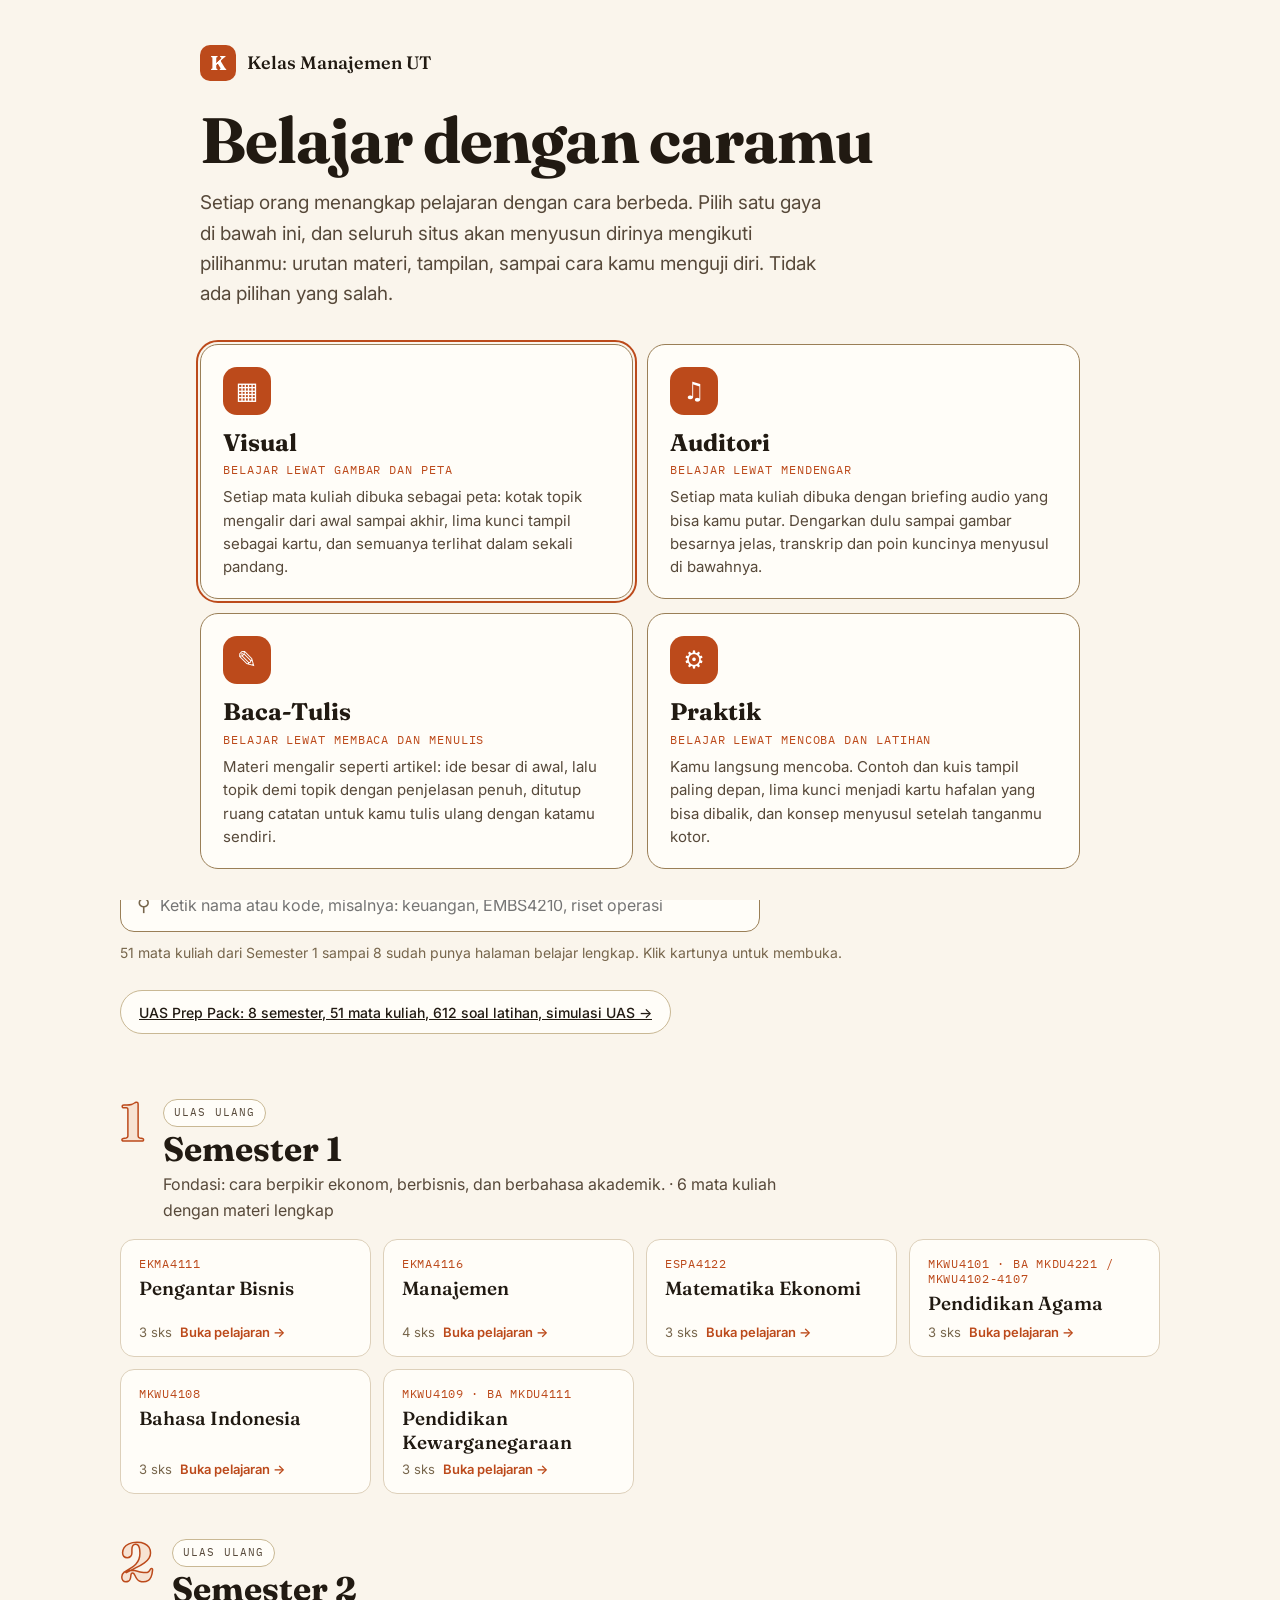
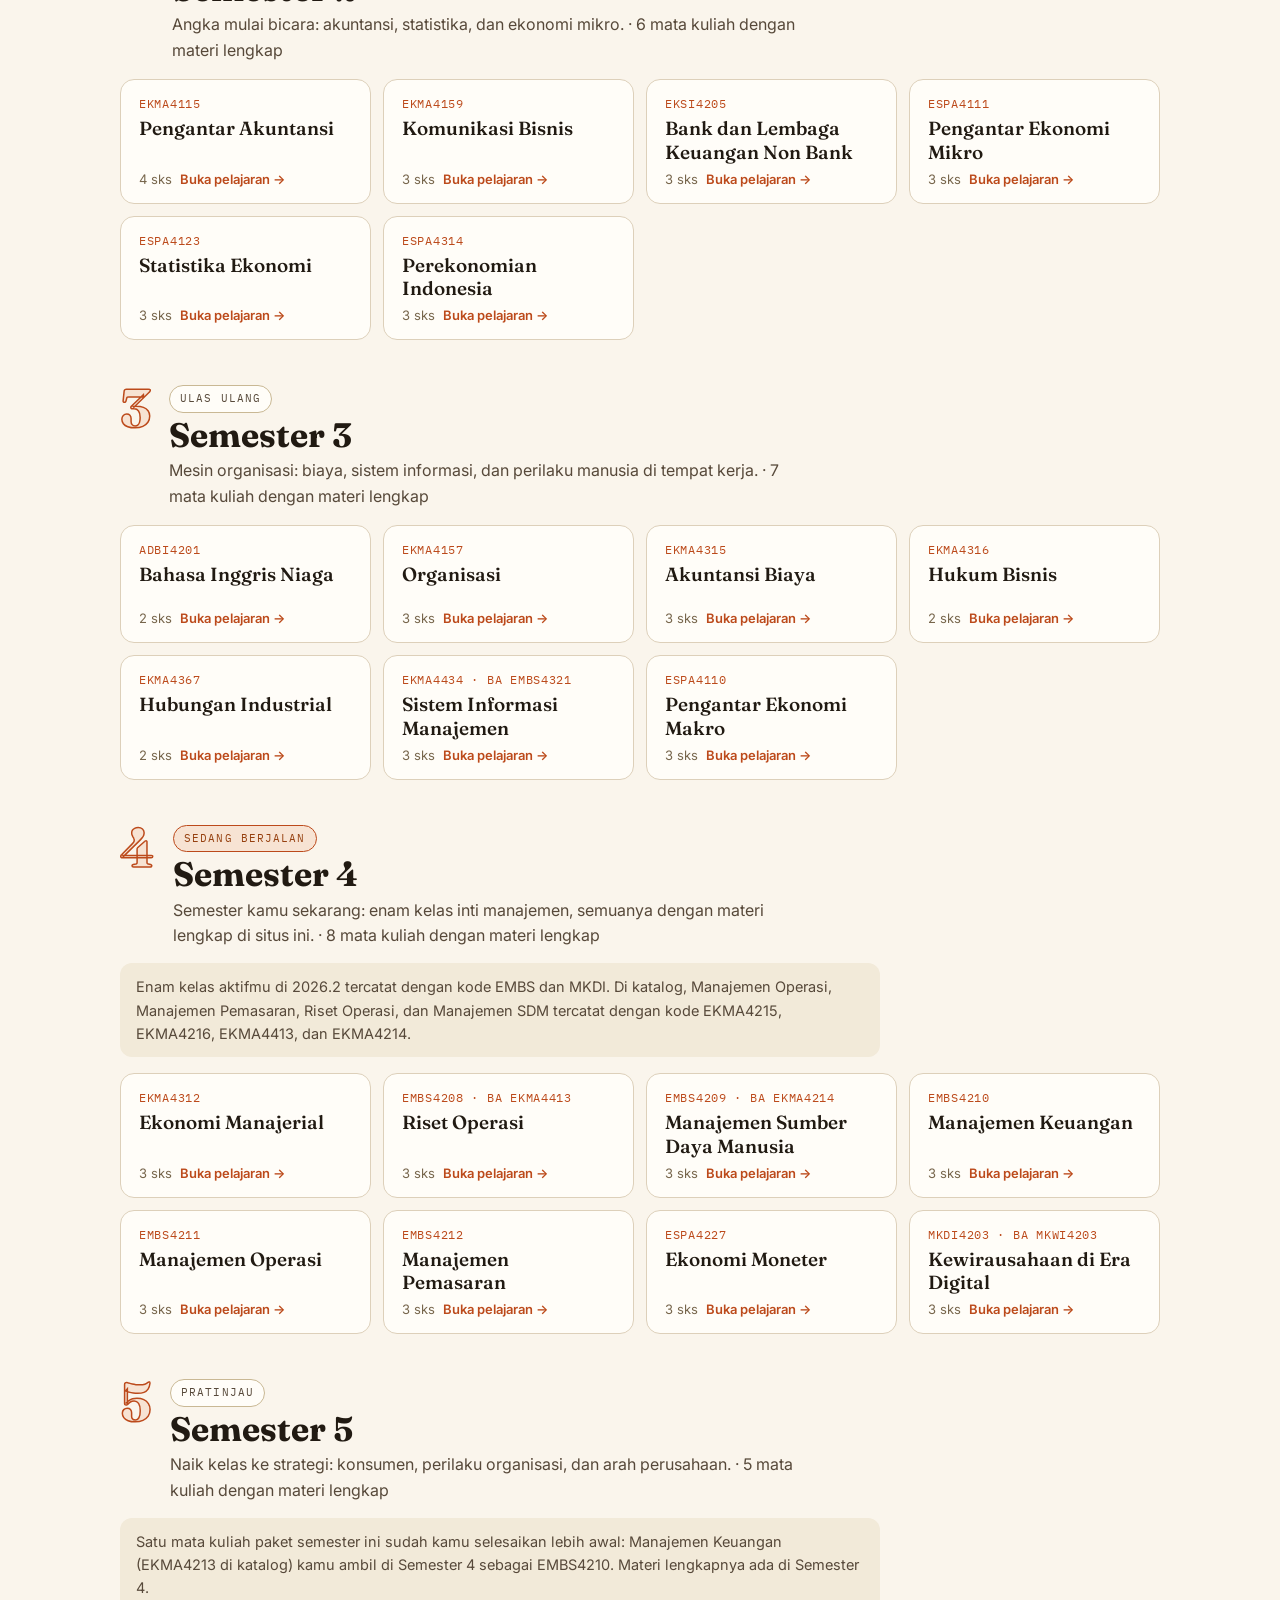
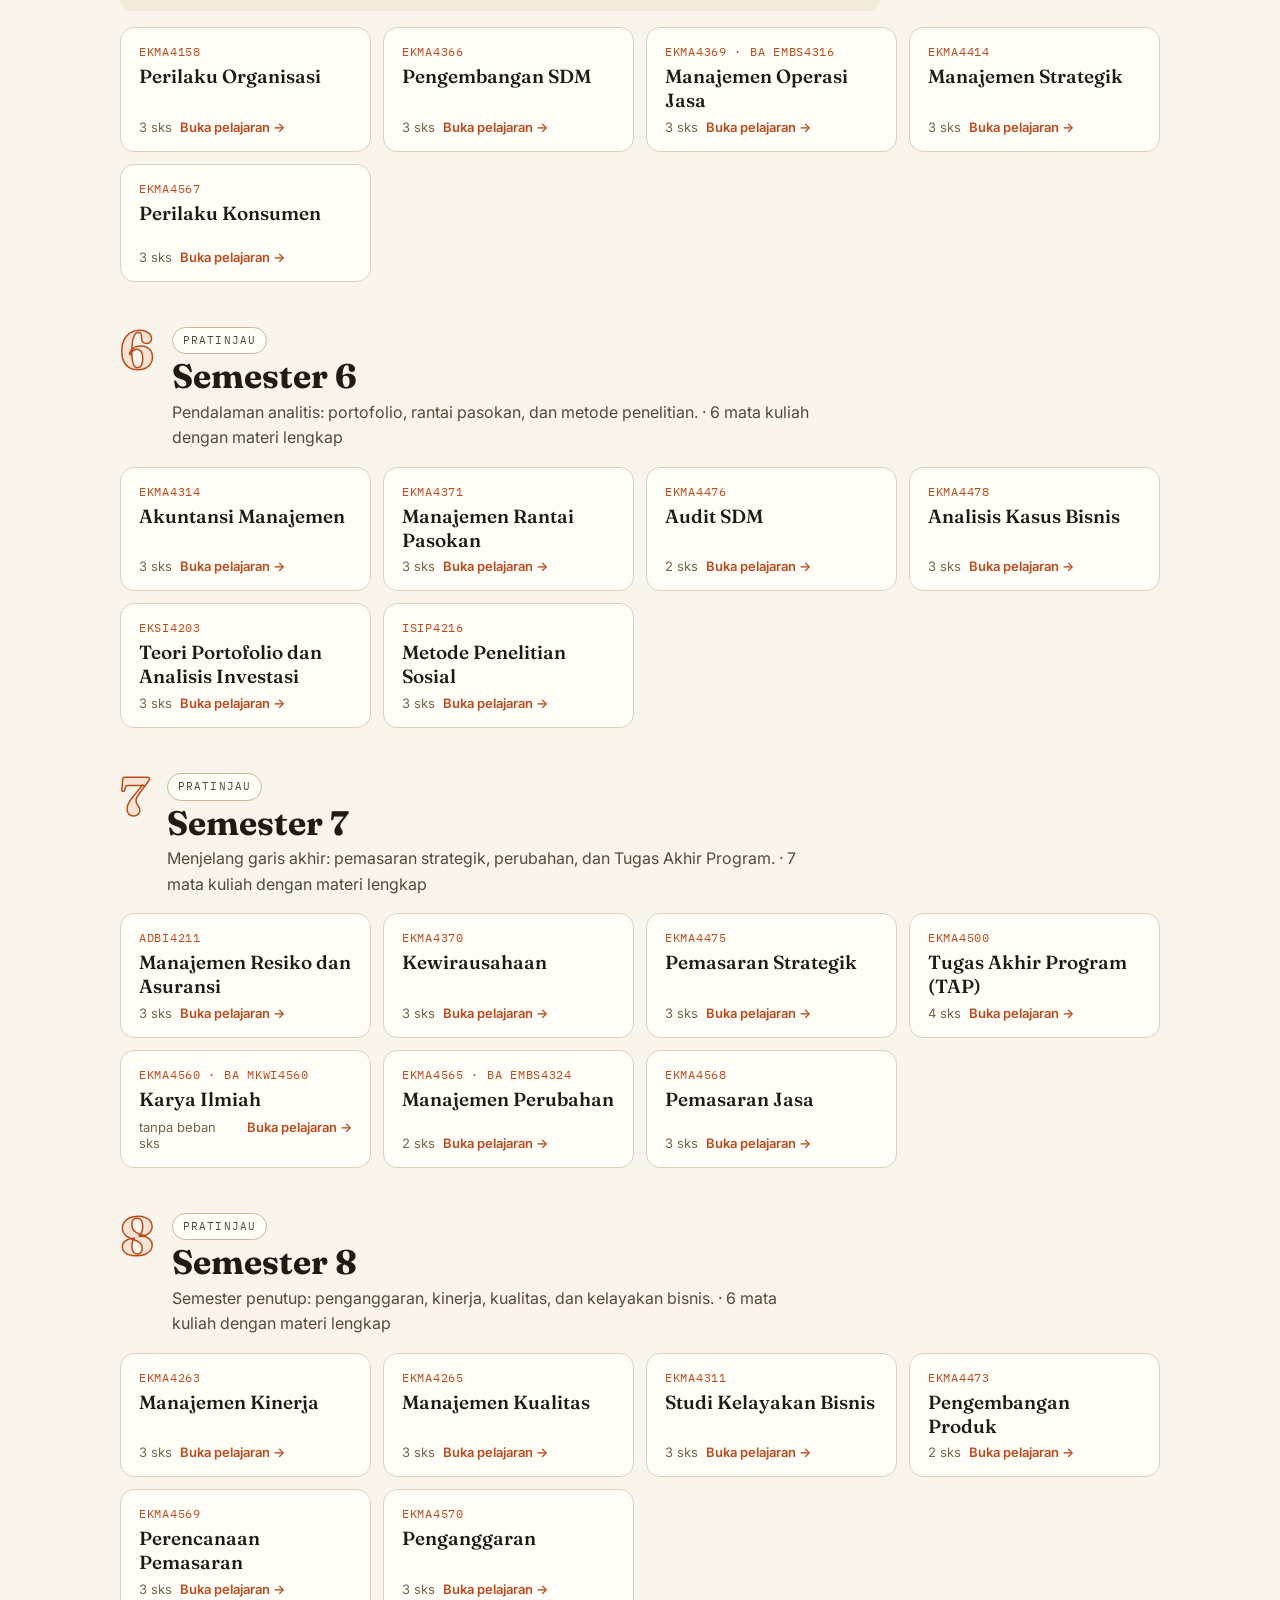
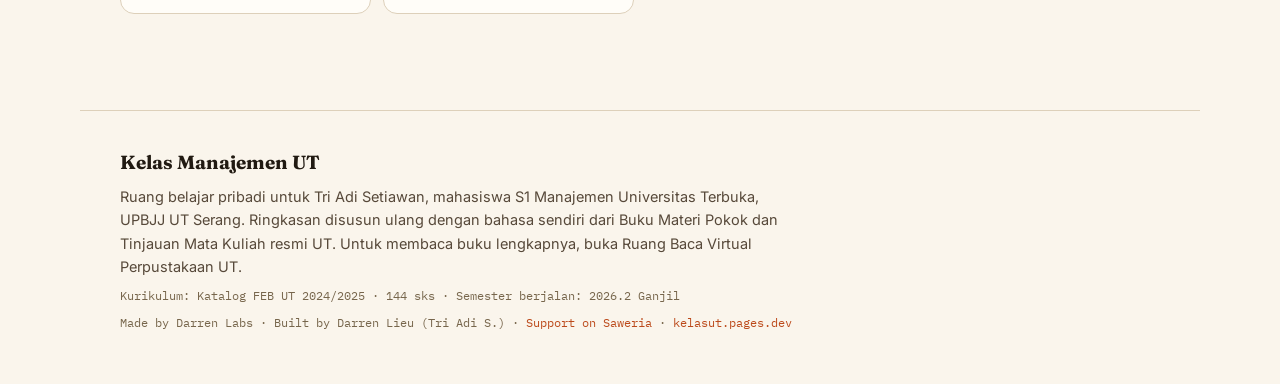
<file: index.html>
<!DOCTYPE html>
<html lang="id" data-theme="light" data-style="">
<head>
<meta charset="UTF-8">
<meta name="viewport" content="width=device-width, initial-scale=1.0, viewport-fit=cover">
<meta name="theme-color" media="(prefers-color-scheme: light)" content="#faf5ec">
<meta name="theme-color" media="(prefers-color-scheme: dark)" content="#16120d">
<title>Kelas Manajemen UT: Belajar Semester 1 sampai 8</title>
<meta name="description" content="Ruang belajar pribadi Tri Adi Setiawan untuk seluruh perjalanan S1 Manajemen Universitas Terbuka. Pilih gaya belajarmu, lalu setiap mata kuliah dari Semester 1 sampai 8 tersusun mengikuti caramu belajar.">
<link rel="preconnect" href="https://fonts.googleapis.com">
<link rel="preconnect" href="https://fonts.gstatic.com" crossorigin>
<link href="https://fonts.googleapis.com/css2?family=Fraunces:opsz,wght@9..144,400;9..144,560;9..144,700&family=Inter:wght@400;500;600;700&family=IBM+Plex+Mono:wght@400;500&display=swap" rel="stylesheet">
<link rel="stylesheet" href="styles.css?v=213">
</head>
<body>

<header class="topbar">
  <a class="brand" href="#/" aria-label="Kelas Manajemen UT, kembali ke peta semester">
    <span class="brand-mark" aria-hidden="true">K</span>
    <span class="brand-name">Kelas Manajemen <em>UT</em></span>
  </a>
  <div class="topbar-actions">
    <span class="topbar-student">Tri Adi Setiawan</span>
    <button id="styleChip" class="style-chip" type="button" aria-haspopup="dialog" aria-label="Ganti gaya belajar">
      <span class="style-chip-dot" aria-hidden="true"></span>
      <span class="style-chip-label">Gaya: pilih dulu</span>
    </button>
    <button id="themeToggle" class="theme-toggle" type="button" aria-label="Ganti mode gelap atau terang">
      <span class="theme-toggle-icon" aria-hidden="true">&#9681;</span>
      <span class="theme-toggle-label">Gelap</span>
    </button>
  </div>
</header>

<main id="app">
  <!-- Beranda / peta semester -->
  <section id="viewMap" class="view">
    <div class="hero">
      <p class="hero-eyebrow reveal" id="modeEyebrow">Universitas Terbuka · Fakultas Ekonomi dan Bisnis · Program Studi Manajemen (S1)</p>
      <h1 class="hero-title reveal">Kelas<br>Manajemen <span class="hero-title-accent">UT</span></h1>
      <p class="hero-tagline reveal">Satu ruang belajar untuk seluruh perjalanan sarjanamu. Ulas ulang semester yang sudah lewat, dalami yang sedang berjalan, dan intip yang akan datang, semuanya dengan bahasamu sendiri.</p>
      <p class="mode-line reveal" id="modeLine"></p>

      <div class="hero-stats reveal" role="list" aria-label="Ringkasan perjalanan studi">
        <div class="stat" role="listitem">
          <span class="stat-value">Semester 4 <span class="stat-of">dari 8</span></span>
          <span class="stat-label">Posisi kamu sekarang</span>
        </div>
        <div class="stat" role="listitem">
          <span class="stat-value">144 <span class="stat-of">sks</span></span>
          <span class="stat-label">Total beban kurikulum</span>
        </div>
        <div class="stat" role="listitem">
          <span class="stat-value"><span id="statSubjects">0</span> <span class="stat-of">mata kuliah</span></span>
          <span class="stat-label">Sudah punya halaman belajar lengkap</span>
        </div>
      </div>

      <div class="hero-progress reveal" aria-label="Kemajuan studi: tiga semester tuntas, semester keempat berjalan">
        <div class="progress-track" id="progressTrack" role="progressbar" aria-valuemin="0" aria-valuemax="100" aria-valuenow="0" aria-label="Kemajuan studi"><div class="progress-fill" id="progressFill"></div></div>
        <div class="progress-marks" aria-hidden="true">
          <span>S1</span><span>S2</span><span>S3</span><span class="mark-now">S4</span><span>S5</span><span>S6</span><span>S7</span><span>S8</span>
        </div>
        <p class="progress-note">Tiga semester sudah kamu lewati. Semester 4 sedang berjalan, dan peta di bawah ini menunjukkan semua yang menunggumu sampai wisuda.</p>
      </div>

      <div class="hero-search reveal">
        <label class="search-label" for="searchInput">Cari mata kuliah</label>
        <div class="search-box">
          <span class="search-icon" aria-hidden="true">&#9906;</span>
          <input id="searchInput" type="search" inputmode="search" autocomplete="off" placeholder="Ketik nama atau kode, misalnya: keuangan, EMBS4210, riset operasi">
        </div>
        <p class="search-hint" id="searchHint" aria-live="polite"></p>
      </div>

      <p class="reveal"><a class="btn-ghost" href="uas/uas.html">UAS Prep Pack: 8 semester, 51 mata kuliah, 612 soal latihan, simulasi UAS &rarr;</a></p>
    </div>

    <p id="mapNotice" class="map-notice" hidden>Mata kuliah itu tidak ditemukan, ini peta lengkapnya.</p>

    <div id="semesterList" class="semester-list"></div>

    <div id="noResult" class="no-result" hidden>
      <p class="no-result-title">Tidak ada yang cocok.</p>
      <p>Coba kata kunci lain, misalnya kode mata kuliah seperti EKMA4414 atau kata umum seperti pemasaran.</p>
      <button type="button" class="btn-ghost" id="resetSearch">Tampilkan semua semester</button>
    </div>
  </section>

  <!-- Halaman mata kuliah -->
  <section id="viewSubject" class="view" hidden>
    <div id="subjectContent"></div>
  </section>
</main>

<footer class="footer">
  <p class="footer-title">Kelas Manajemen UT</p>
  <p>Ruang belajar pribadi untuk Tri Adi Setiawan, mahasiswa S1 Manajemen Universitas Terbuka, UPBJJ UT Serang. Ringkasan disusun ulang dengan bahasa sendiri dari Buku Materi Pokok dan Tinjauan Mata Kuliah resmi UT. Untuk membaca buku lengkapnya, buka Ruang Baca Virtual Perpustakaan UT.</p>
  <p class="footer-meta">Kurikulum: Katalog FEB UT 2024/2025 · 144 sks · Semester berjalan: 2026.2 Ganjil</p>
  <p class="footer-credit">Made by Darren Labs · Built by Darren Lieu (Tri Adi S.) · <a href="https://saweria.co/darren111" target="_blank" rel="noopener">Support on Saweria</a> &middot; <a href="https://kelasut.pages.dev">kelasut.pages.dev</a></p>
</footer>

<!-- Gerbang gaya belajar -->
<div id="styleGate" class="gate" hidden role="dialog" aria-modal="true" aria-labelledby="gateTitle">
  <div class="gate-inner">
    <button type="button" class="gate-close" id="gateClose" aria-label="Tutup pemilih gaya belajar" hidden>&times;</button>
    <p class="gate-brand"><span class="brand-mark" aria-hidden="true">K</span> Kelas Manajemen UT</p>
    <h2 class="gate-title" id="gateTitle">Belajar dengan caramu</h2>
    <p class="gate-lede">Setiap orang menangkap pelajaran dengan cara berbeda. Pilih satu gaya di bawah ini, dan seluruh situs akan menyusun dirinya mengikuti pilihanmu: urutan materi, tampilan, sampai cara kamu menguji diri. Tidak ada pilihan yang salah.</p>
    <div class="gate-grid" id="gateGrid"></div>
    <p class="gate-note">Kamu bisa mengganti gaya kapan saja dari menu atas, chip bertuliskan gaya aktifmu selalu ada di sana.</p>
  </div>
</div>

<script src="data.js?v=212"></script>
<script src="app.js?v=212"></script>
</body>
</html>
</file>
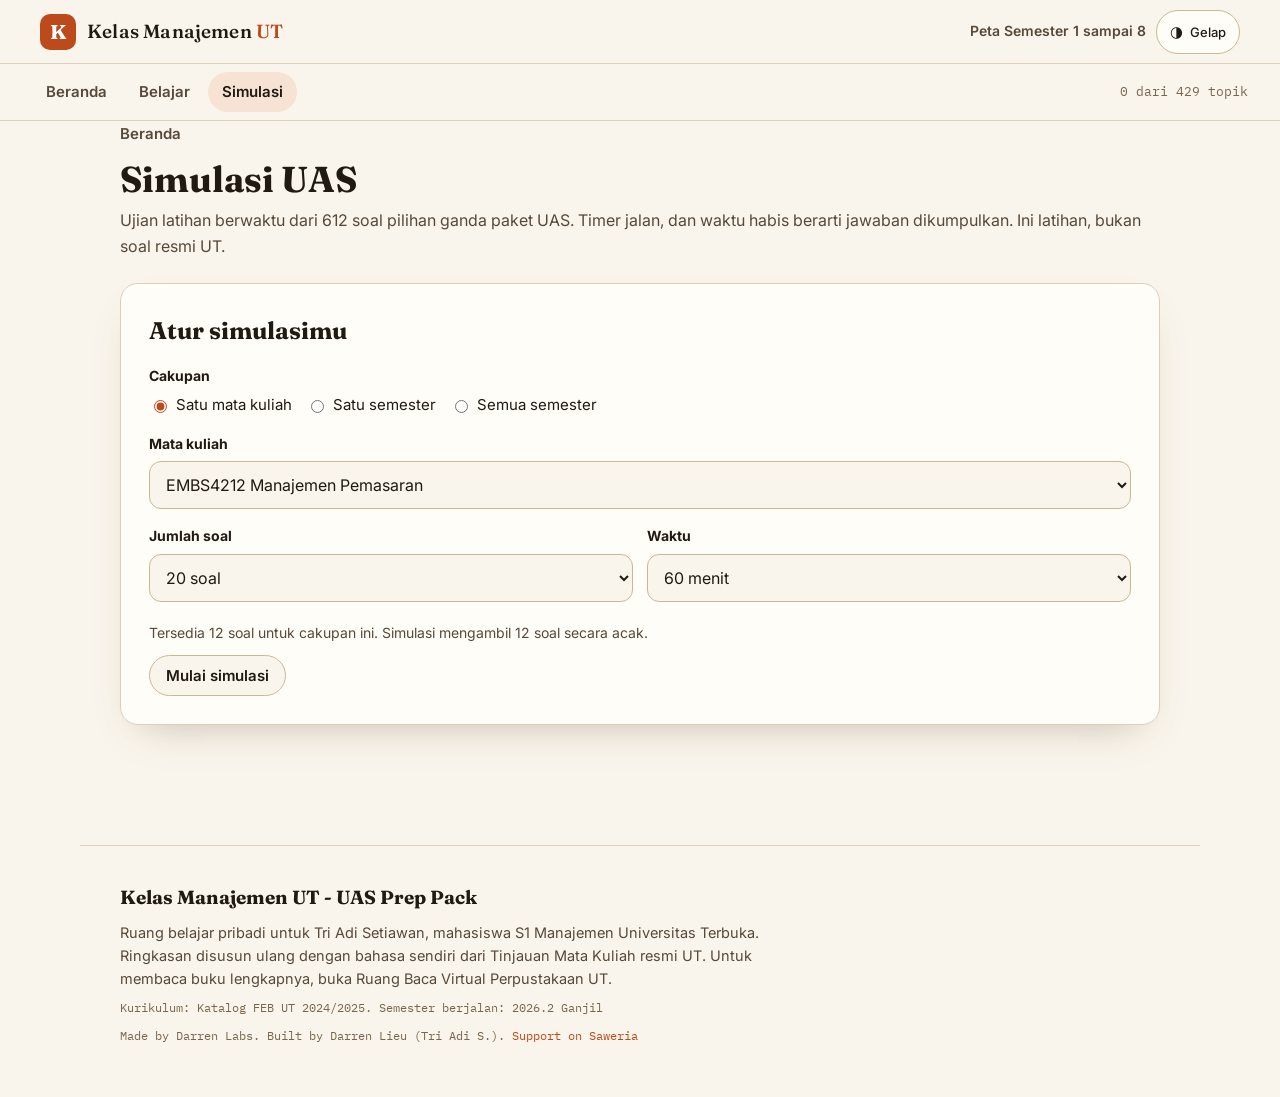
<file: uas/sim.html>
<!DOCTYPE html>
<html lang="id">
<head>
<meta charset="UTF-8">
<meta name="viewport" content="width=device-width, initial-scale=1.0">
<title>Simulasi UAS - Kelas Manajemen UT</title>
<meta http-equiv="refresh" content="0; url=uas.html#/sim">
<link rel="canonical" href="uas.html#/sim">
</head>
<body>
<p>Simulasi UAS sudah menyatu dengan UAS Prep Pack. <a href="uas.html#/sim">Buka Simulasi UAS</a>.</p>
<script>location.replace("uas.html#/sim");</script>
</body>
</html>
</file>
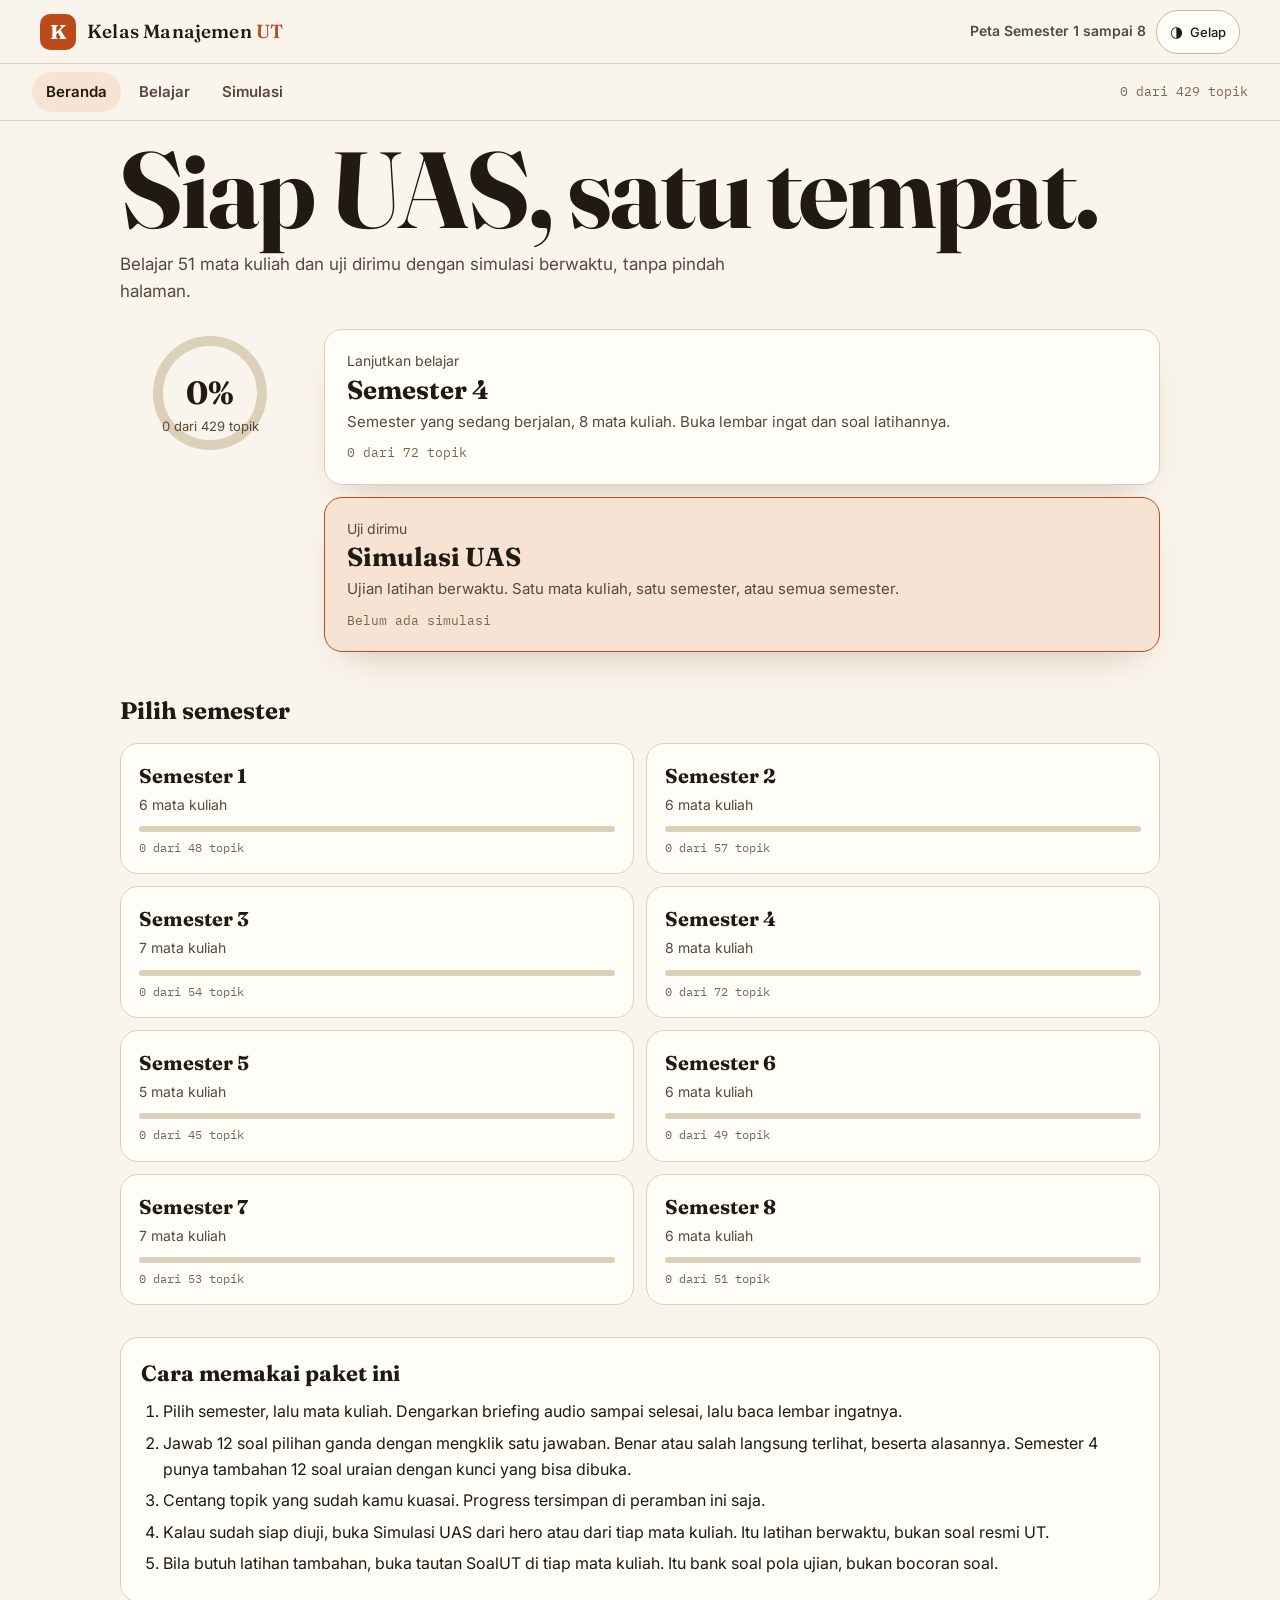
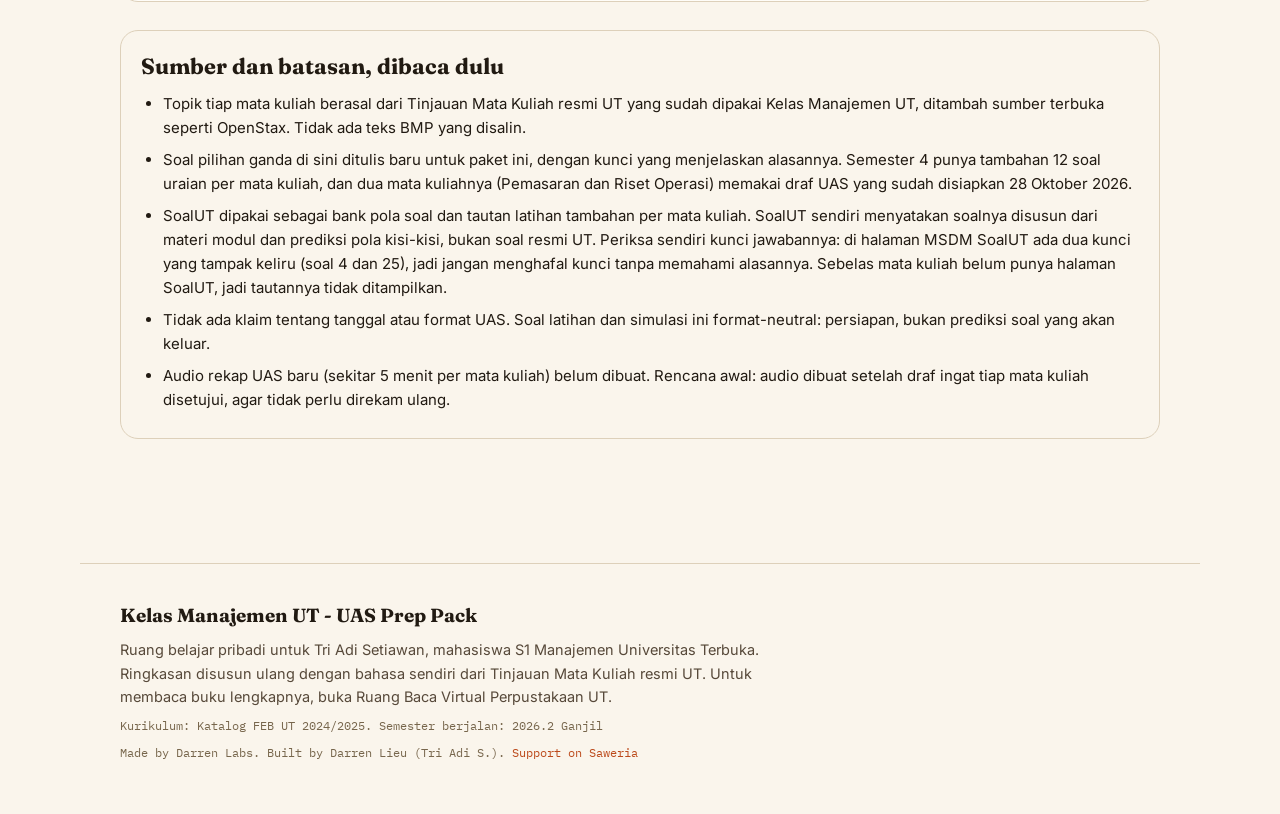
<file: uas/uas.html>
<!DOCTYPE html>
<html lang="id" data-theme="light">
<head>
<meta charset="UTF-8">
<meta name="viewport" content="width=device-width, initial-scale=1.0, viewport-fit=cover">
<meta name="theme-color" content="#faf5ec">
<title>UAS Prep Pack - Kelas Manajemen UT</title>
<meta name="description" content="Persiapan UAS untuk 51 mata kuliah S1 Manajemen Universitas Terbuka, Semester 1 sampai 8: lembar ingat, 612 soal pilihan ganda, briefing audio, dan simulasi UAS berwaktu, semua dalam satu aplikasi.">
<link rel="preconnect" href="https://fonts.googleapis.com">
<link rel="preconnect" href="https://fonts.gstatic.com" crossorigin>
<link href="https://fonts.googleapis.com/css2?family=Fraunces:opsz,wght@9..144,400;9..144,560;9..144,700&family=Inter:wght@400;500;600;700&family=IBM+Plex+Mono:wght@400;500&display=swap" rel="stylesheet">
<link rel="stylesheet" href="../styles.css?v=213">
<link rel="stylesheet" href="uas.css">
</head>
<body>

<header class="topbar">
  <a class="brand" href="../" aria-label="Kelas Manajemen UT, kembali ke peta semester">
    <span class="brand-mark" aria-hidden="true">K</span>
    <span class="brand-name">Kelas Manajemen <em>UT</em></span>
  </a>
  <div class="topbar-actions">
    <a class="uas-top-link" href="../">Peta Semester 1 sampai 8</a>
    <button id="themeToggle" class="theme-toggle" type="button" aria-label="Ganti mode gelap atau terang">
      <span class="theme-toggle-icon" aria-hidden="true">&#9681;</span>
      <span class="theme-toggle-label">Gelap</span>
    </button>
  </div>
</header>

<nav class="uas-appnav" aria-label="Bagian UAS">
  <a class="uas-appnav-link" href="#/" data-nav="home">Beranda</a>
  <a class="uas-appnav-link" href="#/sem-4" data-nav="semester">Belajar</a>
  <a class="uas-appnav-link" href="#/sim" data-nav="sim">Simulasi</a>
  <span class="uas-appnav-progress" id="appnavProgress" aria-label="Kemajuan checklist"></span>
</nav>

<main class="uas-wrap" id="app" aria-live="polite"></main>

<footer class="footer">
  <p class="footer-title">Kelas Manajemen UT - UAS Prep Pack</p>
  <p>Ruang belajar pribadi untuk Tri Adi Setiawan, mahasiswa S1 Manajemen Universitas Terbuka. Ringkasan disusun ulang dengan bahasa sendiri dari Tinjauan Mata Kuliah resmi UT. Untuk membaca buku lengkapnya, buka Ruang Baca Virtual Perpustakaan UT.</p>
  <p class="footer-meta">Kurikulum: Katalog FEB UT 2024/2025. Semester berjalan: 2026.2 Ganjil</p>
  <p class="footer-credit">Made by Darren Labs. Built by Darren Lieu (Tri Adi S.). <a href="https://saweria.co/darren111" target="_blank" rel="noopener">Support on Saweria</a></p>
</footer>

<script src="uas-recall.js"></script>
<script src="uas-app.js"></script>
</body>
</html>
</file>
<file: styles.css>
/* Kelas Manajemen UT v2: design system
   Bahasa desain sama dengan v1: warm paper editorial, satu aksen
   terracotta, Fraunces display + Inter body + IBM Plex Mono label.
   Baru di v2: gerbang gaya belajar, chip gaya, dan empat koreografi
   halaman mata kuliah (visual, auditori, baca, praktik). */

:root {
  color-scheme: light;
  --paper: #faf5ec;
  --paper-raised: #fffdf8;
  --paper-sunk: #f2ead9;
  --ink: #211a12;
  --ink-soft: #57493a;
  --ink-faint: #77664c;
  --line: #ddd0ba;
  --line-strong: #c9b894;
  --line-input: #9a7f57;
  --accent: #bc4a1b;
  --accent-fill: var(--accent);
  --accent-deep: #96400f;
  --accent-tint: #f7e3d3;
  --ok: #3d6b35;
  --shadow: 0 18px 40px -22px rgba(84, 52, 20, 0.35);
  --radius: 18px;
  --font-display: "Fraunces", Georgia, "Times New Roman", serif;
  --font-body: "Inter", system-ui, -apple-system, "Segoe UI", sans-serif;
  --font-mono: "IBM Plex Mono", ui-monospace, SFMono-Regular, monospace;
  --topbar-h: 64px;
}

[data-theme="dark"] {
  color-scheme: dark;
  --paper: #16120d;
  --paper-raised: #201a13;
  --paper-sunk: #241c14;
  --ink: #f2e9da;
  --ink-soft: #c9bba6;
  --ink-faint: #96876f;
  --line: #3a2f22;
  --line-strong: #54432e;
  --line-input: #776446;
  --accent: #e8793f;
  --accent-fill: #b34a16;
  --accent-deep: #f0955c;
  --accent-tint: #3a2317;
  --ok: #8fc97f;
  --shadow: 0 18px 40px -22px rgba(0, 0, 0, 0.7);
}

* { box-sizing: border-box; }

html { scroll-behavior: smooth; }

body {
  margin: 0;
  background: var(--paper);
  color: var(--ink);
  font-family: var(--font-body);
  font-size: 16px;
  line-height: 1.6;
  -webkit-font-smoothing: antialiased;
  transition: background 0.35s ease, color 0.35s ease;
}

body.gate-open { overflow: hidden; }

::selection { background: var(--accent-fill); color: #fff; }

button { font-family: inherit; }
:focus-visible { outline: 2px solid var(--accent); outline-offset: 2px; }

/* ---------- Top bar ---------- */
.topbar {
  position: sticky;
  top: 0;
  z-index: 40;
  min-height: var(--topbar-h);
  display: flex;
  align-items: center;
  justify-content: space-between;
  gap: 12px;
  padding: 8px clamp(14px, 4vw, 40px);
  background: color-mix(in srgb, var(--paper) 88%, transparent);
  backdrop-filter: blur(10px);
  -webkit-backdrop-filter: blur(10px);
  border-bottom: 1px solid var(--line);
}

.brand {
  display: inline-flex;
  align-items: center;
  gap: 11px;
  text-decoration: none;
  color: var(--ink);
  min-width: 0;
}

.brand-mark {
  display: grid;
  place-items: center;
  width: 36px;
  height: 36px;
  border-radius: 10px;
  background: var(--accent-fill);
  color: #fff;
  font-family: var(--font-display);
  font-weight: 700;
  font-size: 20px;
  line-height: 1;
  flex: none;
}

.brand-name {
  font-family: var(--font-display);
  font-weight: 560;
  font-size: 19px;
  letter-spacing: 0.01em;
  white-space: nowrap;
}

.brand-name em { color: var(--accent); font-style: normal; }

.topbar-actions { display: flex; align-items: center; gap: 10px; flex-wrap: wrap; justify-content: flex-end; }

.topbar-student {
  font-size: 12.5px;
  color: var(--ink-faint);
  font-family: var(--font-mono);
  white-space: nowrap;
}

.style-chip {
  display: inline-flex;
  align-items: center;
  min-height: 44px;
  gap: 8px;
  border: 1px solid var(--accent);
  background: var(--accent-tint);
  color: var(--accent-deep);
  border-radius: 999px;
  padding: 7px 13px;
  font: 600 13px var(--font-body);
  cursor: pointer;
  transition: transform 0.15s ease, background 0.2s ease;
}

.style-chip:hover { background: var(--paper-raised); }
.style-chip:active { transform: scale(0.97); }

.style-chip-dot {
  width: 9px;
  height: 9px;
  border-radius: 50%;
  background: var(--accent);
  flex: none;
}

.theme-toggle {
  display: inline-flex;
  align-items: center;
  min-height: 44px;
  gap: 7px;
  border: 1px solid var(--line-strong);
  background: var(--paper-raised);
  color: var(--ink);
  border-radius: 999px;
  padding: 7px 13px;
  font: 500 13px var(--font-body);
  cursor: pointer;
  transition: border-color 0.2s ease, transform 0.15s ease;
}

.theme-toggle:hover { border-color: var(--accent); }
.theme-toggle:active { transform: scale(0.97); }
.theme-toggle-icon { font-size: 15px; line-height: 1; }

/* ---------- Gerbang gaya belajar ---------- */
.gate {
  position: fixed;
  inset: 0;
  z-index: 90;
  overflow-y: auto;
  background: var(--paper);
  display: flex;
  align-items: flex-start;
  justify-content: center;
  padding: clamp(20px, 5vh, 56px) clamp(16px, 4vw, 40px) max(48px, env(safe-area-inset-bottom));
}

.gate[hidden] { display: none; }

.gate-inner { position: relative; width: 100%; max-width: 880px; }

.gate-close {
  position: absolute;
  top: -6px;
  right: 0;
  width: 44px;
  height: 44px;
  border-radius: 50%;
  border: 1px solid var(--line-strong);
  background: var(--paper-raised);
  color: var(--ink);
  font-size: 24px;
  line-height: 1;
  cursor: pointer;
}

.gate-close:hover { border-color: var(--accent); color: var(--accent); }

.gate-brand {
  display: inline-flex;
  align-items: center;
  gap: 11px;
  font-family: var(--font-display);
  font-weight: 560;
  font-size: 18px;
  margin: 0 0 26px;
}

.gate-title {
  font-family: var(--font-display);
  font-weight: 700;
  font-size: clamp(38px, 7.5vw, 64px);
  line-height: 1.02;
  letter-spacing: -0.015em;
  margin: 0 0 16px;
}

.gate-lede {
  font-size: clamp(16px, 2.2vw, 19px);
  line-height: 1.6;
  color: var(--ink-soft);
  max-width: 640px;
  margin: 0 0 34px;
}

.gate-grid {
  display: grid;
  grid-template-columns: repeat(2, 1fr);
  gap: 14px;
  margin-bottom: 26px;
}

.gate-card {
  text-align: left;
  border: 1px solid var(--line-input);
  background: var(--paper-raised);
  border-radius: var(--radius);
  padding: 22px 22px 20px;
  cursor: pointer;
  color: var(--ink);
  transition: border-color 0.2s ease, transform 0.15s ease, box-shadow 0.2s ease;
  display: block;
  width: 100%;
}

.gate-card:hover {
  border-color: var(--accent);
  transform: translateY(-2px);
  box-shadow: var(--shadow);
}

.gate-card:active { transform: scale(0.99); }

.gate-card.is-active { border-color: var(--accent); background: var(--accent-tint); }

.gate-card-glyph {
  display: grid;
  place-items: center;
  width: 48px;
  height: 48px;
  border-radius: 14px;
  background: var(--accent-fill);
  color: #fff;
  font-size: 24px;
  line-height: 1;
  margin-bottom: 14px;
}

.gate-card-name {
  display: block;
  font-family: var(--font-display);
  font-weight: 700;
  font-size: 24px;
  line-height: 1.15;
  margin-bottom: 6px;
}

.gate-card-tag {
  display: block;
  font-family: var(--font-mono);
  font-size: 11.5px;
  letter-spacing: 0.08em;
  text-transform: uppercase;
  color: var(--accent);
  margin-bottom: 8px;
}

.gate-card-desc { display: block; color: var(--ink-soft); font-size: 15px; line-height: 1.55; }

.gate-note { color: var(--ink-faint); font-size: 14px; margin: 0; }

/* ---------- Layout ---------- */
#app {
  max-width: 1120px;
  margin: 0 auto;
  padding: 0 clamp(16px, 4vw, 40px) 96px;
}

.view[hidden] { display: none; }

/* ---------- Hero ---------- */
.hero { padding: clamp(36px, 7vw, 84px) 0 8px; }

.hero-eyebrow {
  font-family: var(--font-mono);
  font-size: 12px;
  letter-spacing: 0.14em;
  text-transform: uppercase;
  color: var(--accent);
  margin: 0 0 18px;
}

.hero-title {
  font-family: var(--font-display);
  font-weight: 700;
  font-size: clamp(52px, 11vw, 108px);
  line-height: 0.98;
  letter-spacing: -0.015em;
  margin: 0 0 22px;
}

.hero-title-accent { color: var(--accent); }

.hero-tagline {
  font-size: clamp(17px, 2.4vw, 21px);
  line-height: 1.55;
  color: var(--ink-soft);
  max-width: 620px;
  margin: 0 0 18px;
}

.mode-line {
  max-width: 620px;
  margin: 0 0 40px;
  padding: 14px 18px;
  border-left: 4px solid var(--accent);
  background: var(--paper-raised);
  border-radius: 0 12px 12px 0;
  color: var(--ink);
  font-size: 15.5px;
  line-height: 1.6;
}

.mode-line:empty { display: none; }

.hero-stats {
  display: grid;
  grid-template-columns: repeat(3, 1fr);
  gap: 1px;
  background: var(--line);
  border: 1px solid var(--line);
  border-radius: var(--radius);
  overflow: hidden;
  margin-bottom: 28px;
}

.stat { background: var(--paper-raised); padding: 20px 22px; }

.stat-value {
  display: block;
  font-family: var(--font-display);
  font-weight: 560;
  font-size: clamp(22px, 3.4vw, 30px);
  line-height: 1.15;
}

.stat-of { font-size: 0.55em; color: var(--ink-faint); font-weight: 400; }

.stat-label {
  display: block;
  margin-top: 6px;
  font-size: 12.5px;
  letter-spacing: 0.04em;
  color: var(--ink-faint);
  text-transform: uppercase;
}

.hero-progress { margin-bottom: 40px; }

.progress-track {
  height: 8px;
  border-radius: 999px;
  background: var(--paper-sunk);
  border: 1px solid var(--line);
  overflow: hidden;
}

.progress-fill {
  height: 100%;
  width: 0;
  background: var(--accent);
  border-radius: 999px;
  transition: width 1.1s cubic-bezier(0.2, 0.7, 0.3, 1);
}

.progress-marks {
  display: flex;
  justify-content: space-between;
  margin-top: 8px;
  font-family: var(--font-mono);
  font-size: 12px;
  color: var(--ink-faint);
}

.progress-marks .mark-now { color: var(--accent); font-weight: 500; }

.progress-note { color: var(--ink-soft); max-width: 620px; margin: 12px 0 0; }

.hero-search { margin-bottom: 8px; }

.search-label {
  display: block;
  font-family: var(--font-display);
  font-weight: 560;
  font-size: 20px;
  margin-bottom: 10px;
}

.search-box {
  display: flex;
  align-items: center;
  gap: 10px;
  border: 1px solid var(--line-input);
  background: var(--paper-raised);
  border-radius: 14px;
  padding: 6px 16px;
  max-width: 640px;
}

.search-icon { color: var(--ink-faint); font-size: 18px; }

.search-box input {
  flex: 1;
  min-width: 0;
  border: 0;
  background: transparent;
  color: var(--ink);
  font: 400 16px var(--font-body);
  padding: 10px 0;
}

.search-box input:focus { outline: none; }
.search-box:focus-within { border-color: var(--accent); }

.search-hint { color: var(--ink-faint); font-size: 14px; margin: 10px 0 0; }

.no-result {
  border: 1px dashed var(--line-strong);
  border-radius: var(--radius);
  padding: 28px;
  text-align: center;
  color: var(--ink-soft);
  margin-top: 32px;
}

.no-result-title { font-family: var(--font-display); font-size: 22px; color: var(--ink); margin: 0 0 6px; }

.btn-ghost {
  display: inline-flex;
  align-items: center;
  justify-content: center;
  min-height: 44px;
  border: 1px solid var(--line-strong);
  background: var(--paper-raised);
  color: var(--ink);
  border-radius: 999px;
  padding: 9px 18px;
  font: 500 14px var(--font-body);
  cursor: pointer;
  margin-top: 10px;
}

.btn-ghost:hover { border-color: var(--accent); color: var(--accent); }

.map-notice {
  margin: 28px 0 0;
  padding: 13px 18px;
  border: 1px solid var(--accent);
  background: var(--accent-tint);
  border-radius: 12px;
  color: var(--ink);
  font-size: 15px;
  max-width: 640px;
}

.map-notice[hidden] { display: none; }

/* ---------- Peta semester ---------- */
.semester-list { display: grid; gap: 44px; margin-top: 40px; }

.semester-head { display: flex; gap: 18px; align-items: flex-start; margin-bottom: 8px; }

.semester-num {
  font-family: var(--font-display);
  font-weight: 700;
  font-size: 54px;
  line-height: 0.9;
  color: var(--accent-tint);
  -webkit-text-stroke: 1.5px var(--accent);
  flex: none;
}

.semester-title {
  font-family: var(--font-display);
  font-weight: 700;
  font-size: clamp(26px, 4vw, 34px);
  line-height: 1.1;
  margin: 4px 0 4px;
}

.semester-sub { color: var(--ink-soft); margin: 0; max-width: 640px; }

.semester-note {
  color: var(--ink-soft);
  background: var(--paper-sunk);
  border-radius: 12px;
  padding: 12px 16px;
  font-size: 14.5px;
  max-width: 760px;
}

.badge {
  display: inline-block;
  font-family: var(--font-mono);
  font-size: 11px;
  letter-spacing: 0.1em;
  text-transform: uppercase;
  padding: 4px 10px;
  border-radius: 999px;
  border: 1px solid var(--line-strong);
  color: var(--ink-soft);
  background: var(--paper-raised);
}

.badge-now { border-color: var(--accent); color: var(--accent-deep); background: var(--accent-tint); }

.course-grid {
  display: grid;
  grid-template-columns: repeat(auto-fill, minmax(230px, 1fr));
  gap: 12px;
  margin-top: 16px;
}

.course-card {
  text-align: left;
  border: 1px solid var(--line);
  background: var(--paper-raised);
  border-radius: 14px;
  padding: 16px 18px;
  cursor: pointer;
  color: var(--ink);
  display: flex;
  flex-direction: column;
  gap: 6px;
  min-height: 118px;
  transition: border-color 0.2s ease, transform 0.15s ease, box-shadow 0.2s ease;
  width: 100%;
}

.course-card:hover {
  border-color: var(--accent);
  transform: translateY(-2px);
  box-shadow: var(--shadow);
}

.course-code {
  font-family: var(--font-mono);
  font-size: 12px;
  letter-spacing: 0.06em;
  color: var(--accent);
}

.course-name {
  font-family: var(--font-display);
  font-weight: 560;
  font-size: 19px;
  line-height: 1.25;
}

.course-foot {
  margin-top: auto;
  display: flex;
  justify-content: space-between;
  align-items: baseline;
  gap: 8px;
  font-size: 13px;
  color: var(--ink-faint);
}

.course-cta { color: var(--accent); font-weight: 600; white-space: nowrap; }

/* ---------- Halaman mata kuliah: kerangka bersama ---------- */
.subject { padding-top: clamp(28px, 5vw, 52px); }

.back-link {
  display: inline-block;
  padding: 10px 0;
  color: var(--accent);
  font-weight: 600;
  text-decoration: none;
  font-size: 15px;
}

.back-link:hover { text-decoration: underline; }

.subject-eyebrow {
  font-family: var(--font-mono);
  font-size: 12px;
  letter-spacing: 0.14em;
  text-transform: uppercase;
  color: var(--accent);
  margin: 26px 0 10px;
}

.subject-title {
  font-family: var(--font-display);
  font-weight: 700;
  font-size: clamp(34px, 6.5vw, 58px);
  line-height: 1.04;
  letter-spacing: -0.01em;
  margin: 0 0 10px;
}

.subject-meta { font-family: var(--font-mono); font-size: 13px; color: var(--ink-faint); margin: 0 0 30px; }

.subject-section { margin-top: 44px; }

.subject-section > h2 {
  font-family: var(--font-display);
  font-weight: 700;
  font-size: clamp(24px, 3.6vw, 30px);
  margin: 0 0 8px;
}

.subject-section > p { color: var(--ink-soft); max-width: 680px; margin: 0 0 18px; }

.big-idea {
  border: 1px solid var(--line);
  border-left: 6px solid var(--accent);
  background: var(--paper-raised);
  border-radius: var(--radius);
  padding: clamp(20px, 4vw, 32px);
  margin-top: 6px;
}

.big-idea h2 {
  font-family: var(--font-display);
  font-weight: 700;
  font-size: 22px;
  margin: 0 0 10px;
}

.big-idea p { font-size: 17.5px; line-height: 1.65; margin: 0; max-width: 720px; }

.analogi-line {
  margin-top: 16px;
  padding-top: 14px;
  border-top: 1px dashed var(--line-strong);
  color: var(--ink-soft);
  font-size: 15.5px;
}

.analogi-line strong { color: var(--accent-deep); }

/* Peta topik mengalir (mode visual) */
.topic-flow { display: flex; flex-wrap: wrap; gap: 10px; align-items: stretch; }

.topic-box {
  flex: 1 1 205px;
  border: 1px solid var(--line);
  background: var(--paper-raised);
  border-radius: 14px;
  padding: 14px 16px;
}

.topic-box-num {
  display: inline-grid;
  place-items: center;
  min-width: 30px;
  height: 30px;
  padding: 0 6px;
  border-radius: 9px;
  background: var(--accent-fill);
  color: #fff;
  font-family: var(--font-mono);
  font-size: 13px;
  font-weight: 500;
  margin-bottom: 9px;
}

.topic-box-title { font-weight: 600; line-height: 1.35; margin: 0 0 5px; font-size: 15.5px; }
.topic-box-desc { color: var(--ink-soft); font-size: 13.5px; line-height: 1.5; margin: 0; }

.map-arrow { align-self: center; color: var(--accent); font-weight: 700; font-size: 18px; flex: none; }

/* Daftar topik vertikal (mode auditori) */
.topic-list { list-style: none; margin: 0; padding: 0; }

.topic-item {
  display: grid;
  grid-template-columns: 46px 1fr;
  gap: 4px 14px;
  padding: 15px 0;
  border-bottom: 1px solid var(--line);
}

.topic-item:first-child { padding-top: 4px; }

.topic-num {
  grid-row: span 2;
  font-family: var(--font-mono);
  font-size: 15px;
  color: var(--accent);
  padding-top: 2px;
}

.topic-title { font-weight: 600; margin: 0; line-height: 1.4; }
.topic-desc { color: var(--ink-soft); margin: 0; font-size: 15px; }

/* Kartu kunci (mode visual) */
.key-grid { display: grid; grid-template-columns: repeat(auto-fill, minmax(215px, 1fr)); gap: 12px; }

.key-card {
  border: 1px solid var(--line);
  border-top: 4px solid var(--accent);
  background: var(--paper-raised);
  border-radius: 14px;
  padding: 16px 18px;
}

.key-term { font-weight: 700; margin: 0 0 6px; line-height: 1.35; }
.key-gloss { color: var(--ink-soft); font-size: 14.5px; margin: 0; line-height: 1.55; }

/* Daftar kunci bernomor (mode baca) */
.key-list { margin: 0; padding-left: 22px; display: grid; gap: 10px; max-width: 720px; }
.key-list li { line-height: 1.6; }
.key-list .key-term { display: inline; }

/* Contoh */
.example-box {
  border: 1px solid var(--line);
  background: var(--paper-sunk);
  border-radius: var(--radius);
  padding: clamp(18px, 3.5vw, 28px);
}

.example-box h3 {
  font-family: var(--font-display);
  font-weight: 700;
  font-size: 21px;
  margin: 0 0 10px;
}

.example-box p { margin: 0; line-height: 1.65; max-width: 720px; }

.calc {
  margin-top: 16px;
  background: var(--paper-raised);
  border: 1px solid var(--line);
  border-radius: 12px;
  padding: 14px 18px;
  font-family: var(--font-mono);
  font-size: 14px;
  line-height: 1.7;
  white-space: pre-line;
  overflow-x: auto;
}

/* Kuis */
.quiz-item {
  border: 1px solid var(--line);
  background: var(--paper-raised);
  border-radius: 14px;
  padding: 18px 20px;
  margin-bottom: 12px;
}

.quiz-q { font-weight: 600; margin: 0 0 12px; line-height: 1.5; }

.quiz-btn {
  display: inline-flex;
  align-items: center;
  justify-content: center;
  min-height: 44px;
  border: 1px solid var(--accent);
  background: transparent;
  color: var(--accent-deep);
  border-radius: 999px;
  padding: 7px 16px;
  font: 600 13.5px var(--font-body);
  cursor: pointer;
}

.quiz-btn:hover { background: var(--accent-tint); }

.quiz-a {
  display: none;
  margin: 14px 0 0;
  padding-top: 12px;
  border-top: 1px dashed var(--line-strong);
  color: var(--ink-soft);
  line-height: 1.65;
}

.quiz-item.open .quiz-a { display: block; }

/* Audio */
.audio-hero {
  border: 1px solid var(--accent);
  background: var(--accent-tint);
  border-radius: var(--radius);
  padding: clamp(20px, 4vw, 32px);
  margin-top: 6px;
}

.audio-hero h2 {
  font-family: var(--font-display);
  font-weight: 700;
  font-size: clamp(24px, 4vw, 32px);
  margin: 0 0 8px;
}

.audio-hero p { color: var(--ink-soft); margin: 0 0 18px; max-width: 620px; }

.audio-hero audio, .audio-mini audio { width: 100%; display: block; }

.audio-mini {
  border: 1px solid var(--line);
  background: var(--paper-raised);
  border-radius: 14px;
  padding: 16px 18px;
}

.audio-mini p { margin: 0 0 10px; font-weight: 600; font-size: 14.5px; }

.audio-missing {
  border: 1px dashed var(--line-strong);
  border-radius: var(--radius);
  padding: 20px 22px;
  color: var(--ink-soft);
  background: var(--paper-raised);
}

.audio-missing strong { color: var(--ink); }

.transcript { margin-top: 20px; border: 1px solid var(--line-input); border-radius: 14px; background: var(--paper-raised); }

.transcript summary {
  cursor: pointer;
  font-weight: 600;
  padding: 15px 20px;
  list-style-position: inside;
}

.transcript-body { padding: 4px 20px 18px; color: var(--ink-soft); line-height: 1.7; max-width: 720px; }
.transcript-body p { margin: 0 0 12px; }

/* Kutipan ide besar (mode auditori) */
.pull-quote {
  margin: 6px 0 0;
  padding: 6px 0 6px 22px;
  border-left: 4px solid var(--accent);
}

.pull-quote p {
  font-family: var(--font-display);
  font-weight: 560;
  font-size: clamp(20px, 3.4vw, 27px);
  line-height: 1.4;
  margin: 0;
  max-width: 760px;
}

.pull-quote .analogi-line { border-top: 0; padding-top: 10px; font-family: var(--font-body); }

/* Mode baca: artikel + catatan */
.reading-lead {
  font-family: var(--font-display);
  font-weight: 560;
  font-size: clamp(19px, 3vw, 24px);
  line-height: 1.55;
  max-width: 720px;
  margin: 0 0 16px;
}

.reading-analogi { color: var(--ink-soft); font-size: 17px; line-height: 1.65; max-width: 720px; margin: 0; }

.reading-topic { max-width: 720px; padding: 16px 0 4px; border-bottom: 1px solid var(--line); }
.reading-topic h3 { font-family: var(--font-display); font-weight: 700; font-size: 20px; margin: 0 0 6px; }
.reading-topic p { color: var(--ink-soft); line-height: 1.7; margin: 0 0 12px; }

.notes-box { max-width: 720px; }

.notes-help { color: var(--ink-soft); margin: 0 0 12px; line-height: 1.6; }

.notes-area {
  width: 100%;
  min-height: 170px;
  border: 1px solid var(--line-input);
  border-radius: 14px;
  background: var(--paper-raised);
  color: var(--ink);
  font: 400 16px/1.65 var(--font-body);
  padding: 16px 18px;
  resize: vertical;
}

.notes-area:focus { outline: none; border-color: var(--accent); }

.notes-status { font-size: 13px; color: var(--ink-faint); margin: 8px 0 0; font-family: var(--font-mono); }

/* Mode praktik: kartu hafalan */
.flash-strip {
  display: flex;
  gap: 12px;
  overflow-x: auto;
  padding: 6px 2px 14px;
  scroll-snap-type: x mandatory;
  -webkit-overflow-scrolling: touch;
  -webkit-mask-image: linear-gradient(to right, #000 88%, transparent);
  mask-image: linear-gradient(to right, #000 88%, transparent);
}

.flash-note {
  font-family: var(--font-mono);
  font-size: 12.5px;
  color: var(--ink-faint);
  margin: 0;
}

.flashcard {
  flex: 0 0 230px;
  height: 190px;
  scroll-snap-align: start;
  perspective: 900px;
  background: transparent;
  border: 0;
  padding: 0;
  cursor: pointer;
  text-align: left;
}

.flash-inner {
  display: block;
  position: relative;
  width: 100%;
  height: 100%;
  transform-style: preserve-3d;
  transition: transform 0.55s cubic-bezier(0.2, 0.7, 0.3, 1);
}

.flashcard.flipped .flash-inner { transform: rotateY(180deg); }

.flash-face {
  position: absolute;
  inset: 0;
  backface-visibility: hidden;
  -webkit-backface-visibility: hidden;
  border-radius: 14px;
  padding: 18px;
  display: flex;
  flex-direction: column;
  gap: 8px;
  overflow: hidden;
}

.flash-front {
  background: var(--accent-fill);
  color: #fff;
  justify-content: center;
}

.flash-front .flash-term {
  font-family: var(--font-display);
  font-weight: 700;
  font-size: 21px;
  line-height: 1.25;
}

.flash-hint { font-size: 12.5px; opacity: 0.85; font-family: var(--font-mono); }

.flash-back {
  background: var(--paper-raised);
  border: 1px solid var(--line-strong);
  color: var(--ink-soft);
  transform: rotateY(180deg);
  font-size: 14px;
  line-height: 1.55;
  overflow-y: auto;
}

.flash-back .flash-term { color: var(--ink); font-weight: 700; font-size: 14.5px; }

/* Navigasi antar mata kuliah */
.subject-nav {
  display: flex;
  justify-content: space-between;
  gap: 14px;
  margin-top: 56px;
  padding-top: 22px;
  border-top: 1px solid var(--line);
  flex-wrap: wrap;
}

.subject-nav a {
  display: inline-flex;
  align-items: center;
  min-height: 44px;
  color: var(--accent);
  font-weight: 600;
  text-decoration: none;
  max-width: 46%;
  line-height: 1.45;
}

.subject-nav a:hover { text-decoration: underline; }
.subject-nav .next { text-align: right; margin-left: auto; }

/* ---------- Footer ---------- */
.footer {
  border-top: 1px solid var(--line);
  padding: 36px clamp(16px, 4vw, 40px) max(44px, env(safe-area-inset-bottom));
  max-width: 1120px;
  margin: 0 auto;
  color: var(--ink-soft);
  font-size: 14.5px;
}

.footer-title { font-family: var(--font-display); font-weight: 700; font-size: 19px; color: var(--ink); margin: 0 0 8px; }
.footer p { max-width: 680px; margin: 0 0 8px; line-height: 1.6; }
.footer-meta { font-family: var(--font-mono); font-size: 12px; color: var(--ink-faint); }
.footer-credit { font-family: var(--font-mono); font-size: 12px; color: var(--ink-faint); }
.footer-credit a { color: var(--accent); text-decoration: none; }
.footer-credit a:hover { text-decoration: underline; }

/* ---------- Animasi muncul ---------- */
.reveal {
  opacity: 0;
  transform: translateY(14px);
  transition: opacity 0.7s ease, transform 0.7s cubic-bezier(0.2, 0.7, 0.3, 1);
}

.reveal.shown { opacity: 1; transform: none; }

@media (prefers-reduced-motion: reduce) {
  html { scroll-behavior: auto; }
  .reveal { opacity: 1; transform: none; transition: none; }
  .progress-fill { transition: none; }
  .flash-inner { transition: none; }
  body, .gate-card, .course-card, .style-chip, .theme-toggle { transition: none; }
  .gate-card:hover, .course-card:hover { transform: none; }
}

@supports not (-webkit-text-stroke: 1px black) {
  .semester-num { color: var(--accent); }
}

@media (max-width: 1120px) {
  .map-arrow { display: none; }
}

/* ---------- Layar kecil ---------- */
@media (max-width: 720px) {
  .topbar-student { display: none; }
  .brand-name { font-size: 17px; }
  .gate-grid { grid-template-columns: 1fr; }
  .stat { padding: 14px 12px; }
  .stat-value { font-size: 19px; }
  .stat-label { font-size: 11px; }
  .semester-num { font-size: 42px; }
  .course-grid { grid-template-columns: 1fr 1fr; }
  .topic-box { flex-basis: 100%; }
  .map-arrow { display: none; }
  .flashcard { flex-basis: 200px; height: 180px; }
  .subject-nav a { max-width: 100%; }
}

@media (max-width: 430px) {
  .course-grid { grid-template-columns: 1fr; }
  .theme-toggle-label { display: none; }
  .style-chip { padding: 7px 11px; }
  .topbar { flex-wrap: wrap; row-gap: 2px; }
  .topbar-actions { margin-left: auto; }
}
</file>
<file: uas/uas.css>
/* Hallmark · pre-emit critique: P5 H4 E5 S4 R5 V4 · weakest: S, the hero deck is two plain cards, so the readiness ring carries the one visual moment · surface: paper · posture: restrained · nav: sticky app tabs under the topbar · footer: single credit line · hero: one sentence plus two entry cards */
/* UAS Prep Pack - one combined app, on top of styles.css.
   All colours and fonts come from tokens. Semantic colours live in
   :root below; nothing else in this file uses a literal colour. */

:root {
  --good: #2e7d32;
  --good-bg: #e8f5e9;
  --bad: #c62828;
  --bad-bg: #fdecea;
  --mark: #8a6d00;
  --mark-bg: #fff3cd;
  --on-accent: #fff8ef;
}

html, body { overflow-x: clip; }

.uas-wrap a:focus-visible, .uas-wrap button:focus-visible,
.uas-wrap input:focus-visible, .uas-wrap select:focus-visible,
.uas-appnav-link:focus-visible {
  outline: 2px solid var(--accent);
  outline-offset: 2px;
}

.uas-top-link {
  color: var(--ink-soft);
  font-size: 14px;
  font-weight: 600;
  text-decoration: none;
  white-space: nowrap;
}
.uas-top-link:hover { color: var(--accent); }

.uas-wrap {
  max-width: 880px;
  margin: 0 auto;
  padding: clamp(18px, 4vw, 44px) clamp(14px, 4vw, 32px) 64px;
}

/* ---------- App navigation, sticky under the topbar ---------- */
.uas-appnav {
  position: sticky;
  top: var(--topbar-h);
  z-index: 20;
  display: flex;
  align-items: center;
  gap: 4px;
  padding: 8px clamp(14px, 4vw, 32px);
  background: var(--paper);
  border-bottom: 1px solid var(--line);
}
.uas-appnav-link {
  padding: 8px 14px;
  border-radius: 999px;
  color: var(--ink-soft);
  font-size: 15px;
  font-weight: 600;
  text-decoration: none;
  transition: background-color 150ms ease, color 150ms ease;
}
.uas-appnav-link:hover { color: var(--ink); background: var(--paper-sunk); }
.uas-appnav-link.is-active { color: var(--ink); background: var(--accent-tint); }
.uas-appnav-progress {
  margin-left: auto;
  font-family: var(--font-mono);
  font-size: 13px;
  color: var(--ink-faint);
  white-space: nowrap;
}
@media (max-width: 560px) {
  .uas-appnav-progress { display: none; }
  .uas-top-link { display: none; }
}

/* ---------- Hero: one sentence, two entry cards, readiness ring ---------- */
.uas-hero { padding: 16px 0 8px; }
.uas-hero .hero-title { margin-bottom: 8px; }
.hero-tagline { color: var(--ink-soft); font-size: 17px; line-height: 1.6; margin: 0 0 24px; }
.uas-hero-deck {
  display: grid;
  grid-template-columns: 180px 1fr;
  gap: 24px;
  align-items: start;
  margin-bottom: 32px;
}
@media (max-width: 640px) {
  .uas-hero-deck { grid-template-columns: 1fr; gap: 16px; }
}
.uas-ring-wrap { text-align: center; padding-top: 4px; }
.uas-ring-track { stroke: var(--line); }
.uas-ring-fill { stroke: var(--accent); }
.uas-ring-num { font-family: var(--font-display); font-size: 32px; font-weight: 700; margin: -84px 0 0; line-height: 1; }
.uas-ring-label { color: var(--ink-soft); font-size: 13px; margin: 8px 0 0; line-height: 1.4; }
.uas-hero-actions { display: grid; gap: 12px; }
.uas-hero-card {
  display: block;
  padding: 20px 22px;
  background: var(--paper-raised);
  border: 1px solid var(--line);
  border-radius: var(--radius);
  box-shadow: var(--shadow);
  color: var(--ink);
  text-decoration: none;
  transition: border-color 150ms ease, transform 120ms ease;
}
.uas-hero-card:hover { border-color: var(--accent); }
.uas-hero-card:active { transform: scale(0.98); }
.uas-hero-card-sim { background: var(--accent-tint); border-color: var(--accent); }
.uas-hero-card-kicker { display: block; font-size: 14px; color: var(--ink-soft); margin-bottom: 2px; }
.uas-hero-card-title { display: block; font-family: var(--font-display); font-size: 26px; font-weight: 700; line-height: 1.2; }
.uas-hero-card-text { display: block; color: var(--ink-soft); font-size: 15px; line-height: 1.55; margin-top: 4px; }
.uas-hero-card-meta { display: block; font-family: var(--font-mono); font-size: 13px; color: var(--ink-faint); margin-top: 10px; }

.uas-section-title { font-family: var(--font-display); font-size: 24px; margin: 0 0 12px; }

/* ---------- Semester cards ---------- */
.uas-sem-grid { display: grid; grid-template-columns: repeat(2, 1fr); gap: 12px; margin-bottom: 32px; }
@media (max-width: 560px) { .uas-sem-grid { grid-template-columns: 1fr; } }
.uas-sem-card {
  display: block;
  padding: 16px 18px;
  background: var(--paper-raised);
  border: 1px solid var(--line);
  border-radius: var(--radius);
  color: var(--ink);
  text-decoration: none;
  transition: border-color 150ms ease;
}
.uas-sem-card:hover { border-color: var(--accent); }
.uas-sem-card-name { display: block; font-family: var(--font-display); font-size: 20px; font-weight: 700; }
.uas-sem-card-meta { display: block; font-size: 14px; color: var(--ink-soft); margin: 2px 0 10px; }

/* ---------- Progress bar (transform only, never width) ---------- */
.uas-bar {
  display: block;
  height: 6px;
  border-radius: 3px;
  background: var(--line);
  overflow: hidden;
}
.uas-bar-fill {
  display: block;
  height: 100%;
  border-radius: 3px;
  background: var(--accent);
  transform: scaleX(0);
  transform-origin: left center;
  transition: transform 300ms ease;
}
.uas-bar-text { display: block; font-family: var(--font-mono); font-size: 12px; color: var(--ink-faint); margin-top: 6px; }

/* ---------- Page headings and back links ---------- */
.uas-back { margin: 0 0 12px; }
.uas-back a { color: var(--ink-soft); font-size: 15px; font-weight: 600; text-decoration: none; }
.uas-back a:hover { color: var(--accent); }
.uas-back-btn {
  padding: 0;
  border: none;
  background: none;
  color: var(--ink-soft);
  font-family: inherit;
  font-size: 15px;
  font-weight: 600;
  cursor: pointer;
}
.uas-back-btn:hover { color: var(--accent); }
.uas-page-title { font-family: var(--font-display); font-size: clamp(28px, 5vw, 36px); line-height: 1.15; margin: 0 0 8px; }
.uas-page-sub { color: var(--ink-soft); font-size: 16px; line-height: 1.6; margin: 0 0 20px; }
.uas-order {
  margin: 0 0 20px;
  padding: 12px 16px;
  background: var(--paper-sunk);
  border: 1px solid var(--line);
  border-radius: 12px;
  color: var(--ink-soft);
  font-size: 15px;
}

/* ---------- Semester view: course rows ---------- */
.uas-course-list { display: grid; gap: 10px; margin-bottom: 20px; }
.uas-course-row {
  display: flex;
  gap: 14px;
  align-items: flex-start;
  padding: 16px 18px;
  background: var(--paper-raised);
  border: 1px solid var(--line);
  border-radius: var(--radius);
  color: var(--ink);
  text-decoration: none;
  transition: border-color 150ms ease;
}
.uas-course-row:hover { border-color: var(--accent); }
.uas-course-row-num {
  flex: none;
  display: inline-grid;
  place-items: center;
  width: 28px;
  height: 28px;
  border-radius: 8px;
  background: var(--accent-fill);
  color: var(--on-accent);
  font-family: var(--font-mono);
  font-size: 13px;
  margin-top: 2px;
}
.uas-course-row-main { flex: 1; min-width: 0; }
.uas-course-row-code { display: block; font-family: var(--font-mono); font-size: 13px; color: var(--ink-faint); }
.uas-course-row-name { display: block; font-family: var(--font-display); font-size: 20px; font-weight: 700; line-height: 1.25; margin: 2px 0 10px; }
.uas-course-row-side { flex: none; display: grid; gap: 4px; text-align: right; font-size: 13px; color: var(--ink-soft); white-space: nowrap; }
@media (max-width: 560px) { .uas-course-row-side { display: none; } }
.uas-sem-sim { margin: 0 0 8px; }

/* ---------- Course view ---------- */
.uas-course-code { font-family: var(--font-mono); font-size: 14px; color: var(--ink-faint); margin: 0 0 6px; }
.uas-course-progress { display: grid; gap: 6px; margin: 0 0 16px; max-width: 420px; }
.uas-bigidea { color: var(--ink-soft); font-size: 17px; line-height: 1.65; margin: 0 0 14px; }
.uas-links { display: flex; flex-wrap: wrap; gap: 10px; margin: 0 0 16px; }
.uas-link {
  display: inline-block;
  padding: 8px 14px;
  border: 1px solid var(--line-strong);
  border-radius: 999px;
  color: var(--ink);
  font-size: 14px;
  font-weight: 600;
  text-decoration: none;
  transition: border-color 150ms ease, color 150ms ease;
}
.uas-link:hover { border-color: var(--accent); color: var(--accent); }
.uas-link-sim { border-color: var(--accent); color: var(--accent); }
.uas-audio { margin: 0 0 14px; }
.uas-audio p { font-size: 14px; font-weight: 600; margin: 0 0 6px; }
.uas-audio audio { width: 100%; }
.uas-print { margin-bottom: 8px; }

.uas-how {
  margin: 8px 0 28px;
  padding: 18px 20px;
  background: var(--paper-raised);
  border: 1px solid var(--line);
  border-radius: var(--radius);
}
.uas-how h2 { font-family: var(--font-display); font-size: 22px; margin: 0 0 8px; }
.uas-how ol { margin: 0; padding-left: 22px; }
.uas-how li { margin: 6px 0; }

.uas-recall h3, .uas-practice h3 {
  font-family: var(--font-display);
  font-size: 21px;
  margin: 22px 0 8px;
}
.uas-recall ul, .uas-recall ol { margin: 0 0 8px; padding-left: 22px; }
.uas-recall li { margin: 7px 0; font-size: 16px; line-height: 1.6; }
.uas-topics { list-style: decimal; }
.uas-topic label { cursor: pointer; display: flex; gap: 10px; align-items: flex-start; }
.uas-topic input { margin-top: 4px; flex: none; width: 18px; height: 18px; accent-color: var(--accent); }
.uas-topic input:checked + span { color: var(--ink-faint); text-decoration: line-through; }
.uas-topic-t { font-weight: 600; }
.uas-topic-d { display: block; color: var(--ink-soft); font-size: 14px; margin-top: 2px; }
.uas-analogi { color: var(--ink-soft); font-style: italic; font-size: 16px; line-height: 1.6; margin: 0 0 14px; }

.uas-practice-note { color: var(--ink-soft); margin: 0 0 14px; font-size: 15px; line-height: 1.6; }
.uas-q { padding: 18px 0; border-top: 1px solid var(--line); }
.uas-q-tag { font-family: var(--font-mono); font-size: 12px; color: var(--ink-faint); margin: 0 0 6px; }
.uas-q-text { margin: 0 0 12px; font-size: 17px; font-weight: 500; line-height: 1.6; }
.uas-reveal {
  padding: 10px 16px;
  border: 1px solid var(--line-strong);
  border-radius: 999px;
  background: var(--paper);
  color: var(--ink);
  font-family: inherit;
  font-size: 15px;
  font-weight: 600;
  cursor: pointer;
  transition: border-color 150ms ease, color 150ms ease;
}
.uas-reveal:hover { border-color: var(--accent); color: var(--accent); }
.uas-reveal:disabled { background: var(--paper-sunk); color: var(--ink-faint); cursor: not-allowed; opacity: 0.9; }
.uas-reveal:active { transform: scale(0.98); }
.uas-a { margin-top: 12px; padding: 12px 16px; background: var(--accent-tint); border-radius: 12px; }
.uas-a p { margin: 6px 0; font-size: 16px; line-height: 1.6; }

.uas-sources {
  margin: 28px 0;
  padding: 18px 20px;
  border: 1px solid var(--line);
  border-radius: var(--radius);
}
.uas-sources h2 { font-family: var(--font-display); font-size: 22px; margin: 0 0 8px; }
.uas-sources ul { margin: 0; padding-left: 22px; }
.uas-sources li { margin: 8px 0; font-size: 15px; line-height: 1.6; }

/* ---------- MCQ options: bigger rows, clear verdicts ---------- */
.uas-opts { display: grid; gap: 10px; margin: 4px 0 10px; }
.uas-opt {
  display: flex;
  gap: 12px;
  align-items: flex-start;
  min-height: 52px;
  text-align: left;
  padding: 13px 16px;
  background: var(--paper);
  border: 1px solid var(--line-strong);
  border-radius: 12px;
  color: var(--ink);
  font-family: inherit;
  font-size: 16px;
  line-height: 1.5;
  cursor: pointer;
  transition: border-color 150ms ease, background-color 150ms ease;
}
.uas-opt:hover:not(:disabled) { border-color: var(--accent); }
.uas-opt:disabled { background: var(--paper-sunk); color: var(--ink-faint); cursor: not-allowed; opacity: 0.9; }
.uas-opt.is-correct:disabled, .uas-opt.is-wrong:disabled, .uas-opt.is-picked:disabled { color: var(--ink); }
.uas-opt:active:not(:disabled) { transform: scale(0.99); }
.uas-opt-letter {
  flex: none;
  display: inline-grid;
  place-items: center;
  width: 26px;
  height: 26px;
  border-radius: 8px;
  background: var(--paper-sunk);
  font-family: var(--font-mono);
  font-size: 13px;
  font-weight: 700;
}
.uas-opt.is-correct { border-color: var(--good); background: var(--good-bg); }
.uas-opt.is-correct .uas-opt-letter { background: var(--good); color: var(--on-accent); }
.uas-opt.is-wrong { border-color: var(--bad); background: var(--bad-bg); }
.uas-opt.is-wrong .uas-opt-letter { background: var(--bad); color: var(--on-accent); }
.uas-opt.is-picked { border-color: var(--accent); background: var(--accent-tint); }
.uas-mcq-verdict { margin: 0 0 6px; }

/* ---------- Simulation promo (paused exam banner) ---------- */
.uas-sim-promo {
  display: flex;
  align-items: center;
  justify-content: space-between;
  gap: 16px;
  margin: 0 0 20px;
  padding: 16px 20px;
  background: var(--accent-tint);
  border: 1px solid var(--accent);
  border-radius: var(--radius);
}
.uas-sim-promo-title { font-family: var(--font-display); font-size: 20px; font-weight: 700; margin: 0 0 4px; }
.uas-sim-promo-text { margin: 0; color: var(--ink-soft); font-size: 15px; }
.uas-sim-promo .uas-link { flex: none; }
@media (max-width: 560px) {
  .uas-sim-promo { flex-direction: column; align-items: flex-start; }
}

/* ---------- Simulation ---------- */
.sim-card {
  margin: 24px 0;
  padding: clamp(18px, 4vw, 28px);
  background: var(--paper-raised);
  border: 1px solid var(--line);
  border-radius: var(--radius);
  box-shadow: var(--shadow);
}
.sim-card h2 { font-family: var(--font-display); font-size: 24px; margin: 0 0 14px; }
.sim-card h3 { font-family: var(--font-display); font-size: 21px; margin: 24px 0 8px; }
.sim-field { margin: 0 0 16px; }
.sim-field-row { display: grid; grid-template-columns: 1fr 1fr; gap: 14px; }
@media (max-width: 560px) { .sim-field-row { grid-template-columns: 1fr; } }
.sim-label { display: block; font-weight: 700; font-size: 14px; margin-bottom: 6px; }
.sim-scope { display: flex; flex-wrap: wrap; gap: 14px; }
.sim-scope label { display: flex; gap: 6px; align-items: center; cursor: pointer; font-size: 15px; }
.sim-scope input { accent-color: var(--accent); }
.sim-select {
  width: 100%;
  padding: 12px;
  border: 1px solid var(--line-strong);
  border-radius: 12px;
  background: var(--paper);
  color: var(--ink);
  font-family: inherit;
  font-size: 16px;
}
.sim-note { color: var(--ink-soft); font-size: 14px; line-height: 1.55; margin: 4px 0; }
.sim-start { margin-top: 8px; }
.sim-exam-sticky {
  position: sticky;
  top: calc(var(--topbar-h) + 53px);
  z-index: 10;
  display: flex;
  justify-content: space-between;
  align-items: flex-start;
  gap: 14px;
  margin: 0 -4px 12px;
  padding: 12px 16px;
  background: var(--paper);
  border: 1px solid var(--line);
  border-radius: var(--radius);
}
.sim-exam-scope { font-weight: 700; font-size: 16px; margin: 0 0 2px; }
.sim-exam-progress { color: var(--ink-soft); font-size: 14px; margin: 0; }
.sim-timer {
  font-family: var(--font-mono);
  font-size: 26px;
  font-weight: 700;
  margin: 0;
  padding: 6px 12px;
  border: 1px solid var(--line-strong);
  border-radius: 12px;
  background: var(--paper);
  white-space: nowrap;
}
.sim-timer.is-low { border-color: var(--bad); color: var(--bad); }
.sim-palette { display: flex; flex-wrap: wrap; gap: 6px; margin-bottom: 16px; }
.sim-pal {
  width: 40px;
  height: 40px;
  border: 1px solid var(--line-strong);
  border-radius: 10px;
  background: var(--paper);
  color: var(--ink);
  font-family: var(--font-mono);
  font-size: 14px;
  cursor: pointer;
  transition: border-color 150ms ease, background-color 150ms ease;
}
.sim-pal.is-answered { background: var(--accent-tint); border-color: var(--accent); }
.sim-pal.is-marked { border-color: var(--mark); background: var(--mark-bg); }
.sim-pal.is-current { border-color: var(--ink); font-weight: 700; }
.sim-q { border-top: none; padding-top: 0; }
.sim-nav { display: flex; flex-wrap: wrap; gap: 10px; margin-top: 14px; }
.sim-submit { border-color: var(--accent); color: var(--accent); }
.sim-score { font-family: var(--font-display); font-size: 56px; font-weight: 700; margin: 8px 0 4px; }
.sim-score-total { font-size: 28px; color: var(--ink-faint); }
.sim-score-note { color: var(--ink-soft); font-size: 16px; line-height: 1.6; margin: 0 0 12px; }
.sim-scope-line { color: var(--ink-soft); margin: 0; }
.sim-actions { display: flex; flex-wrap: wrap; gap: 10px; align-items: center; margin-bottom: 8px; }
.sim-break { display: grid; gap: 10px; margin: 0 0 20px; }
.sim-break-row { display: grid; grid-template-columns: minmax(0, 1fr) 140px 48px; gap: 12px; align-items: center; font-size: 14px; }
.sim-break-code { overflow: hidden; text-overflow: ellipsis; white-space: nowrap; }
.sim-break-bar { display: block; height: 6px; border-radius: 3px; background: var(--line); overflow: hidden; }
.sim-break-fill { display: block; height: 100%; border-radius: 3px; background: var(--accent); transform: scaleX(0); transform-origin: left center; }
.sim-break-num { font-family: var(--font-mono); text-align: right; color: var(--ink-soft); }

@media print {
  .topbar, .uas-appnav, .uas-reveal, .uas-print, .uas-hero-actions, .uas-sim-promo, .sim-card, .sim-palette, .sim-nav { display: none !important; }
  .uas-a { display: block !important; }
  body { background: var(--paper); }
}

@media (prefers-reduced-motion: reduce) {
  .uas-appnav-link, .uas-hero-card, .uas-sem-card, .uas-course-row,
  .uas-link, .uas-reveal, .uas-opt, .sim-pal, .uas-bar-fill, .sim-break-fill {
    transition-duration: 0.01ms !important;
  }
}
</file>
